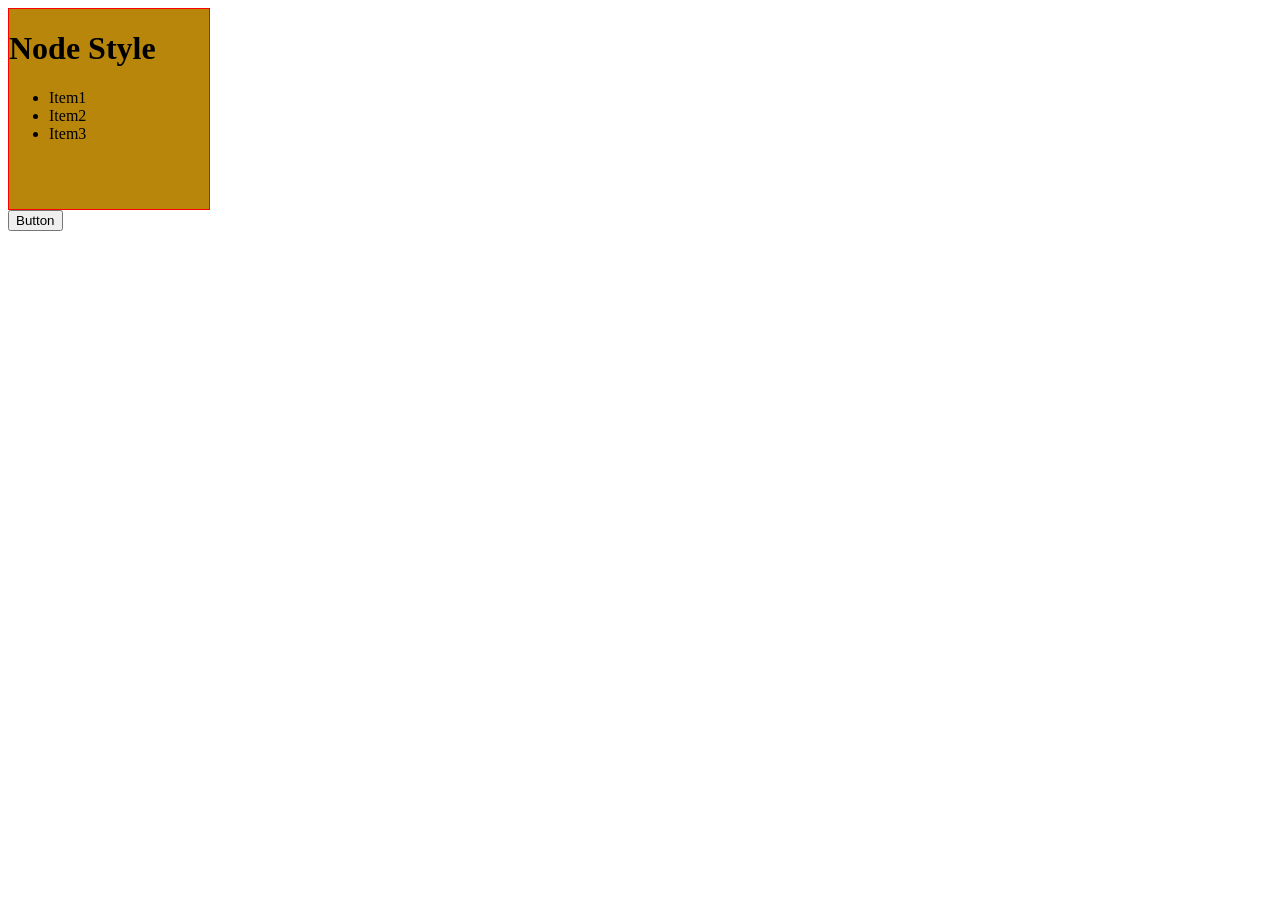
<file: Dom/index.html>
<!doctype html>
<html lang="en">
  <head>
    <meta charset="UTF-8" />
    <meta name="viewport" content="width=device-width, initial-scale=1.0" />
    <title>Document</title>

    <link rel="stylesheet" href="style.css" />
  </head>
  <body>
    <h1 id="hedding">DOM In java scripts</h1>
    <!-- <button type="button" value="submit" onclick="clickMe()">click me</button>

    <p id="para">This is a paragraph.</p>

    <div class="demo">
      <button
        type="button"
        value="submit"
        onclick="darkMod()"
        ondblclick="lightMod()"
      >
        Darkmode
      </button>
      <input type="text" id="a" />
    </div> -->

    <!-- <button type="button" value="submit" onclick="showVal()">submit</button> -->

    <div class="box">
      <h1>Node Style</h1>

      <ul>
        <li>Item1</li>
        <li>Item2</li>
        <li>Item3</li>
      </ul>
    </div>

    <script src="script.js"></script>
  </body>
</html>
</file>
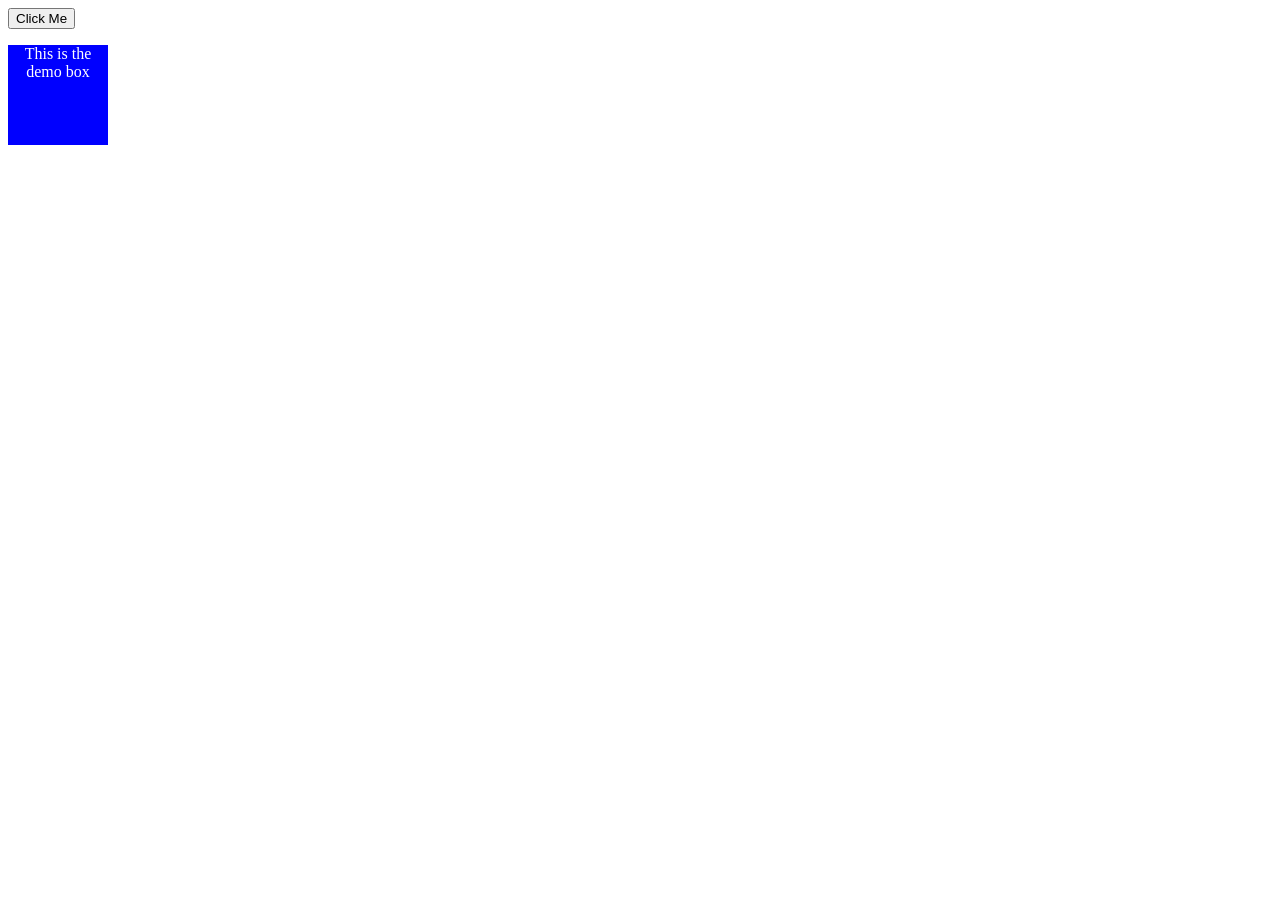
<file: Event/index.html>
<!doctype html>
<html lang="en">
  <head>
    <meta charset="UTF-8" />
    <meta name="viewport" content="width=device-width, initial-scale=1.0" />
    <title>Document</title>
    <link rel="stylesheet" href="style.css" />
  </head>
  <body>
    <!-- <button onclick="alert('Hello')">Click Me</button> // event handelling step 1 -->

    <button id="btn1">Click Me</button>

    <div class="box">
        <p>This is the demo box</p>
    </div>

    <script src="script.js"></script>
  </body>
</html>
</file>
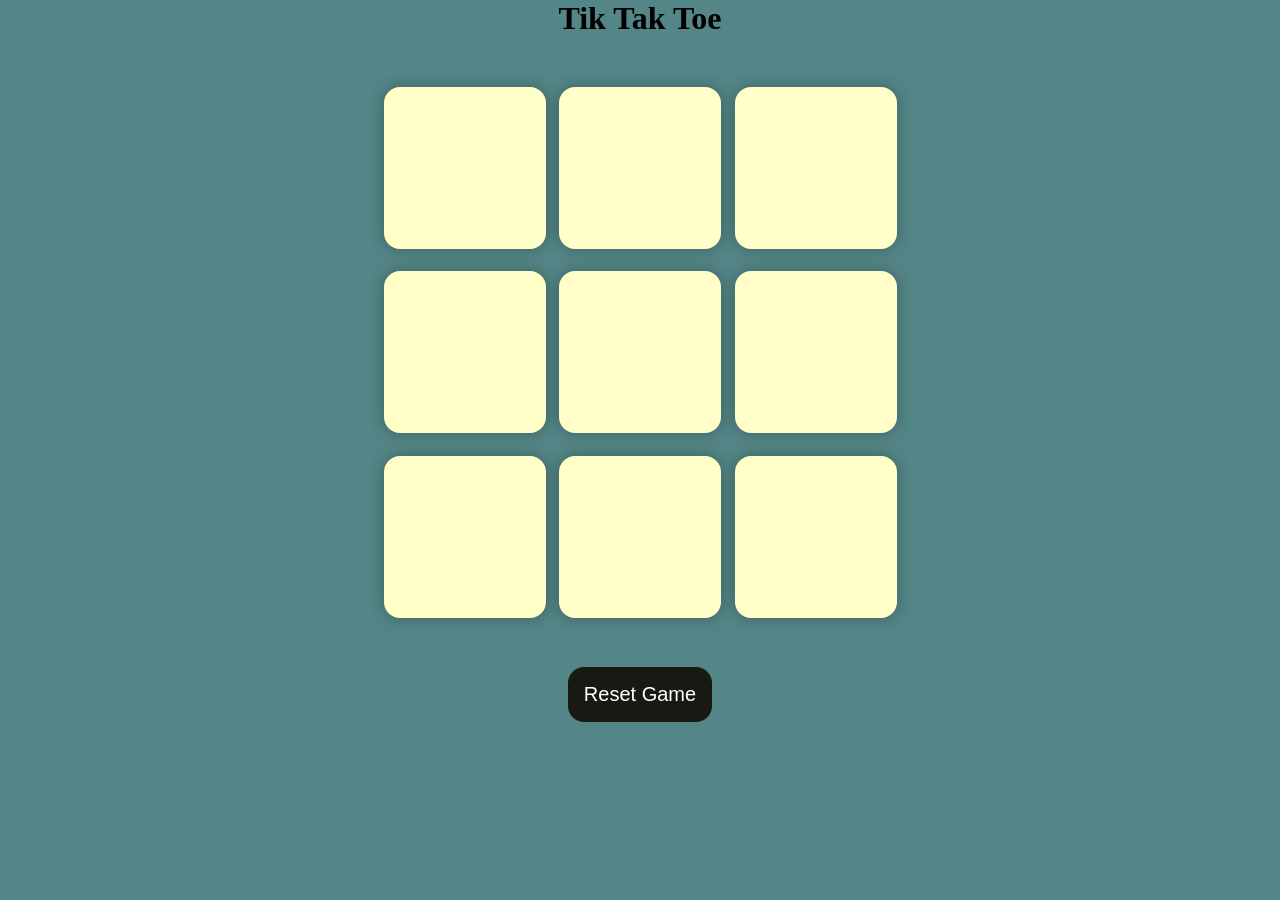
<file: project_01/index.html>
<!doctype html>
<html lang="en">
  <head>
    <meta charset="UTF-8" />
    <meta name="viewport" content="width=device-width, initial-scale=1.0" />
    <title>Tik Tak Toe</title>
    <link rel="stylesheet" href="style.css" />
  </head>
  <body>
    <main>
      <h1>Tik Tak Toe</h1>
      <h1 id="winner-text"></h1>
      <div class="container">
        <div class="game">
          <button class="box"></button>
          <button class="box"></button>
          <button class="box"></button>
          <button class="box"></button>
          <button class="box"></button>
          <button class="box"></button>
          <button class="box"></button>
          <button class="box"></button>
          <button class="box"></button>
        </div>
      </div>
      <button id="reset-btn">Reset Game</button>
    </main>
    <script src="script.js"></script>
  </body>
</html>
</file>
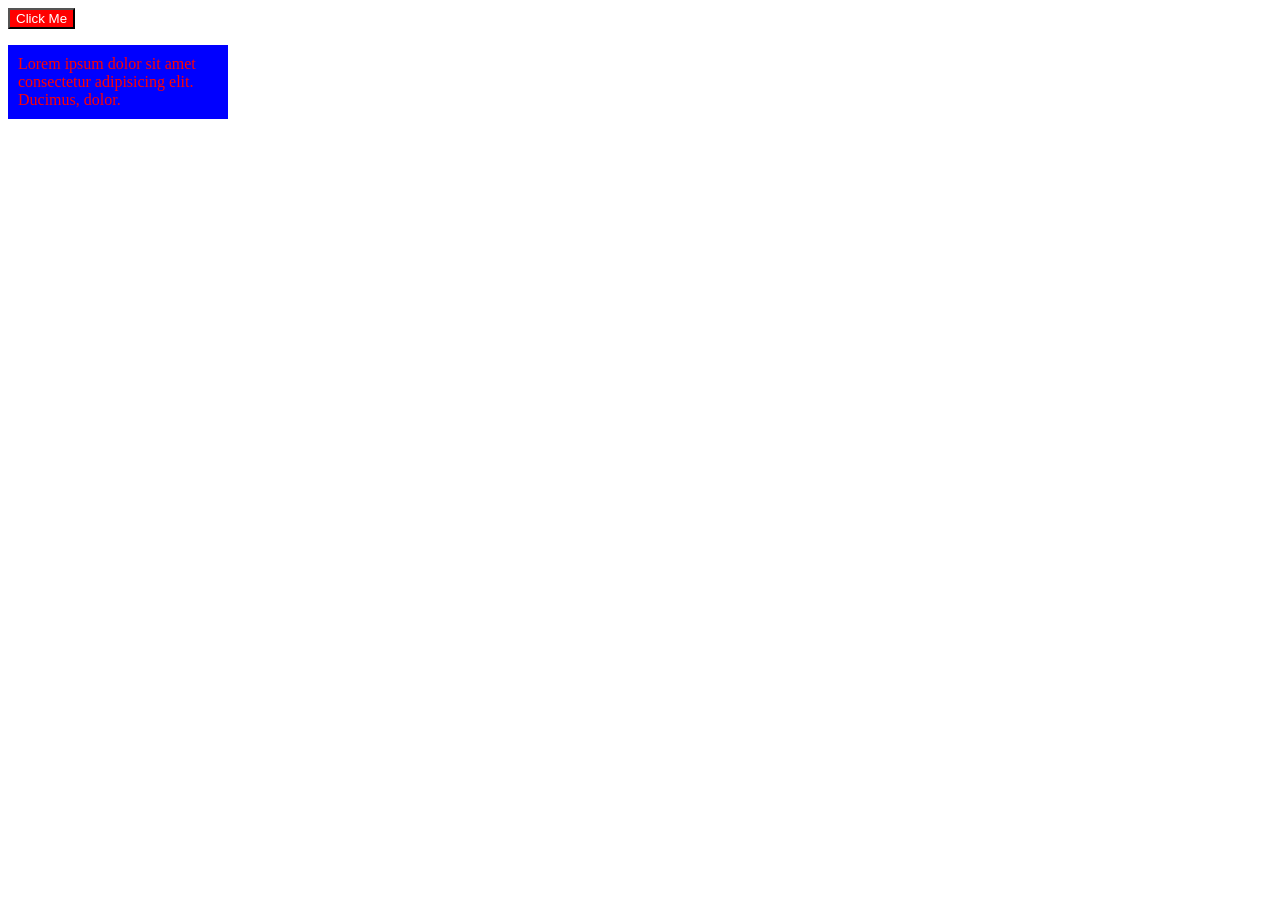
<file: Dom/practice/01_index.html>
<!doctype html>
<html lang="en">
  <head>
    <meta charset="UTF-8" />
    <meta name="viewport" content="width=device-width, initial-scale=1.0" />

    <title>Document</title>

    <link rel="stylesheet" href="01_style.css" />
  </head>

  <body>
    <div class="demoB"></div>

    <p class="para">
      Lorem ipsum dolor sit amet consectetur adipisicing elit. Ducimus, dolor.
    </p>

    <script src="01_script.js"></script>
  </body>
</html>
</file>
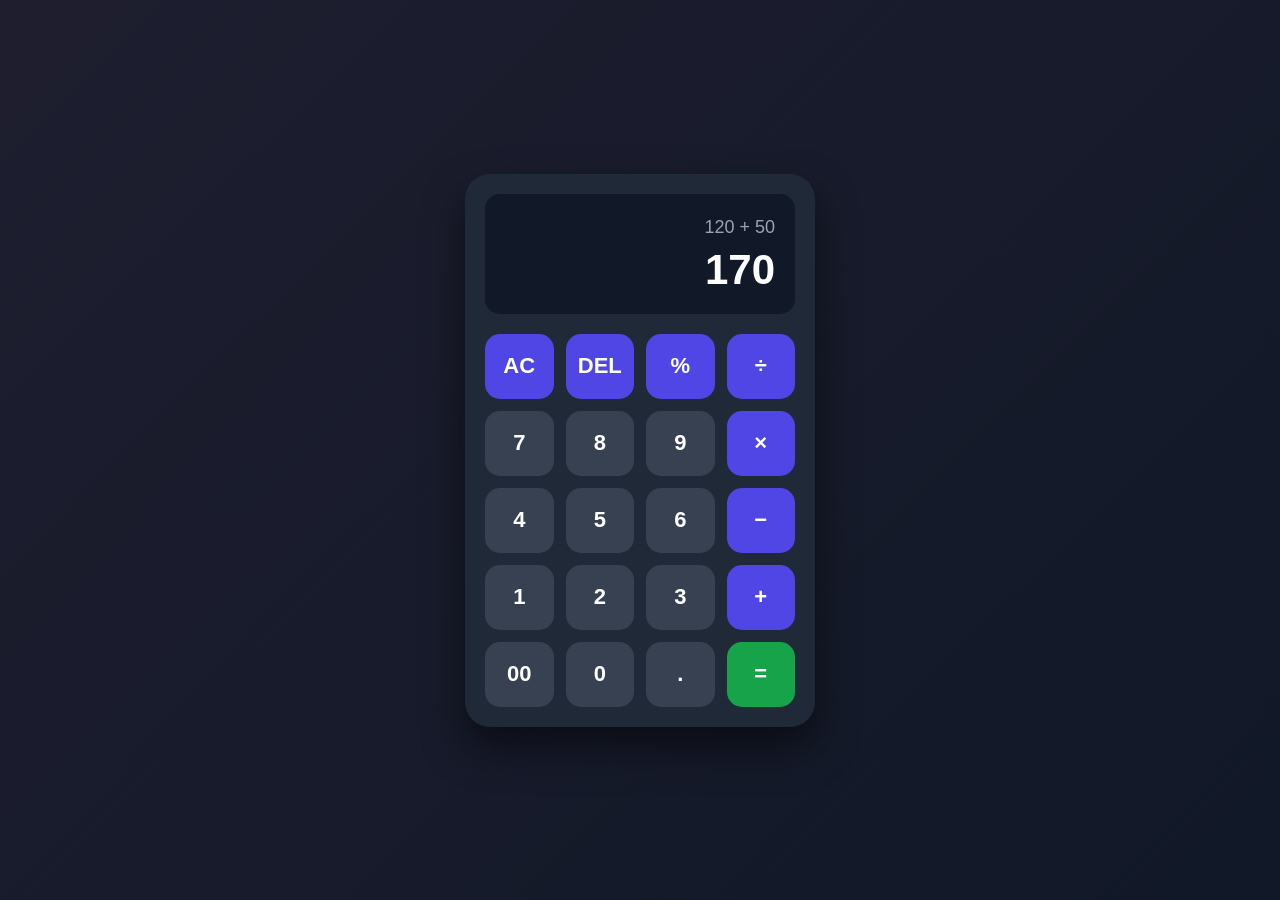
<file: Dom/pro1/imdex.html>
<!doctype html>
<html lang="en">
  <head>
    <meta charset="UTF-8" />
    <meta name="viewport" content="width=device-width, initial-scale=1.0" />
    <title>Calculator UI</title>
    <link rel="stylesheet" href="style.css" />
  </head>
  <body>
    <div class="calculator">
      <!-- Display -->
      <div class="display">
        <div class="previous">120 + 50</div>
        <div class="current">170</div>
      </div>

      <!-- Buttons -->
      <div class="buttons">
        <button class="btn operator">AC</button>
        <button class="btn operator">DEL</button>
        <button class="btn operator">%</button>
        <button class="btn operator">÷</button>

        <button class="btn">7</button>
        <button class="btn">8</button>
        <button class="btn">9</button>
        <button class="btn operator">×</button>

        <button class="btn">4</button>
        <button class="btn">5</button>
        <button class="btn">6</button>
        <button class="btn operator">−</button>

        <button class="btn">1</button>
        <button class="btn">2</button>
        <button class="btn">3</button>
        <button class="btn operator">+</button>

        <button class="btn">00</button>
        <button class="btn">0</button>
        <button class="btn">.</button>
        <button class="btn equal">=</button>
      </div>
    </div>
  </body>
</html>
</file>
<file: Dom/style.css>
.box {
  height: 200px;
  width: 200px;
  background-color: darkgoldenrod;
  border: 1px solid #ff0000 ;
}
</file>
<file: Event/style.css>
.box{
    height: 100px;
    width: 100px;
    background-color: blue;
    color: white;
    text-align: center;
}

.box_demo2{
    height: 100px;
    width: 100px;
    background-color: rgb(0, 255, 47);
    color: white;
    text-align: center;
}
</file>
<file: project_01/style.css>
* {
  margin: 0;
  padding: 0;
}
body {
  background-color: #548687;
  text-align: center;
}

.container {
  height: 70vh;
  display: flex;

  justify-content: center;
  align-items: center;
}
.game {
  height: 60vmin;
  width: 60vmin;
  display: flex;
  flex-wrap: wrap;
  justify-content: center;
  align-items: center;
  gap: 1.5vmin;
}
.box {
  height: 18vmin;
  width: 18vmin;
  border-radius: 1rem;
  border: none;
  box-shadow: 0 0 1rem rgba(0, 0, 0, 0.3);
  font-size: 8vmin;
  color: #b0413e;
  background-color: #ffffc7;
}

#reset-btn{
    padding: 1rem;
    font-size:1.25rem;
    border-radius:1rem;
    border: none;
    background-color:#191913;
    color: #fff;
    cursor: pointer;
    
}
</file>
<file: Dom/practice/01_style.css>
.para {
  min-height: 50px;
  width: 200px;
  background-color: blue;
  color: white;
  padding: 10px;
}

.newPara {
  color:red;
}
</file>
<file: Dom/pro1/style.css>
* {
  margin: 0;
  padding: 0;
  box-sizing: border-box;
}

body {
  min-height: 100vh;
  display: flex;
  justify-content: center;
  align-items: center;

  font-family: Arial, sans-serif;

  background: linear-gradient(135deg, #1e1e2f, #111827);
}

/* Calculator */

.calculator {
  width: 350px;
  padding: 20px;

  background: #1f2937;

  border-radius: 25px;

  box-shadow: 0 20px 40px rgba(0, 0, 0, 0.5);
}

/* Display */

.display {
  height: 120px;

  padding: 20px;

  margin-bottom: 20px;

  display: flex;
  flex-direction: column;
  justify-content: flex-end;
  align-items: flex-end;

  background: #111827;

  border-radius: 15px;

  color: white;

  overflow: hidden;
}

.previous {
  font-size: 18px;
  color: #9ca3af;

  margin-bottom: 8px;
}

.current {
  font-size: 42px;
  font-weight: bold;

  color: white;
}

/* Buttons */

.buttons {
  display: grid;

  grid-template-columns: repeat(4, 1fr);

  gap: 12px;
}

.btn {
  height: 65px;

  border: none;
  border-radius: 15px;

  font-size: 22px;
  font-weight: bold;

  color: white;

  background: #374151;

  cursor: pointer;

  transition: 0.2s;
}

.btn:hover {
  background: #4b5563;

  transform: translateY(-2px);
}

.btn:active {
  transform: scale(0.95);
}

/* Operator buttons */

.operator {
  background: #4f46e5;
}

.operator:hover {
  background: #6366f1;
}

/* Equal button */

.equal {
  background: #16a34a;
}

.equal:hover {
  background: #22c55e;
}

/* Responsive */

@media (max-width: 400px) {
  .calculator {
    width: 90%;
    padding: 15px;
  }

  .btn {
    height: 60px;
  }

  .current {
    font-size: 35px;
  }
}
</file>
